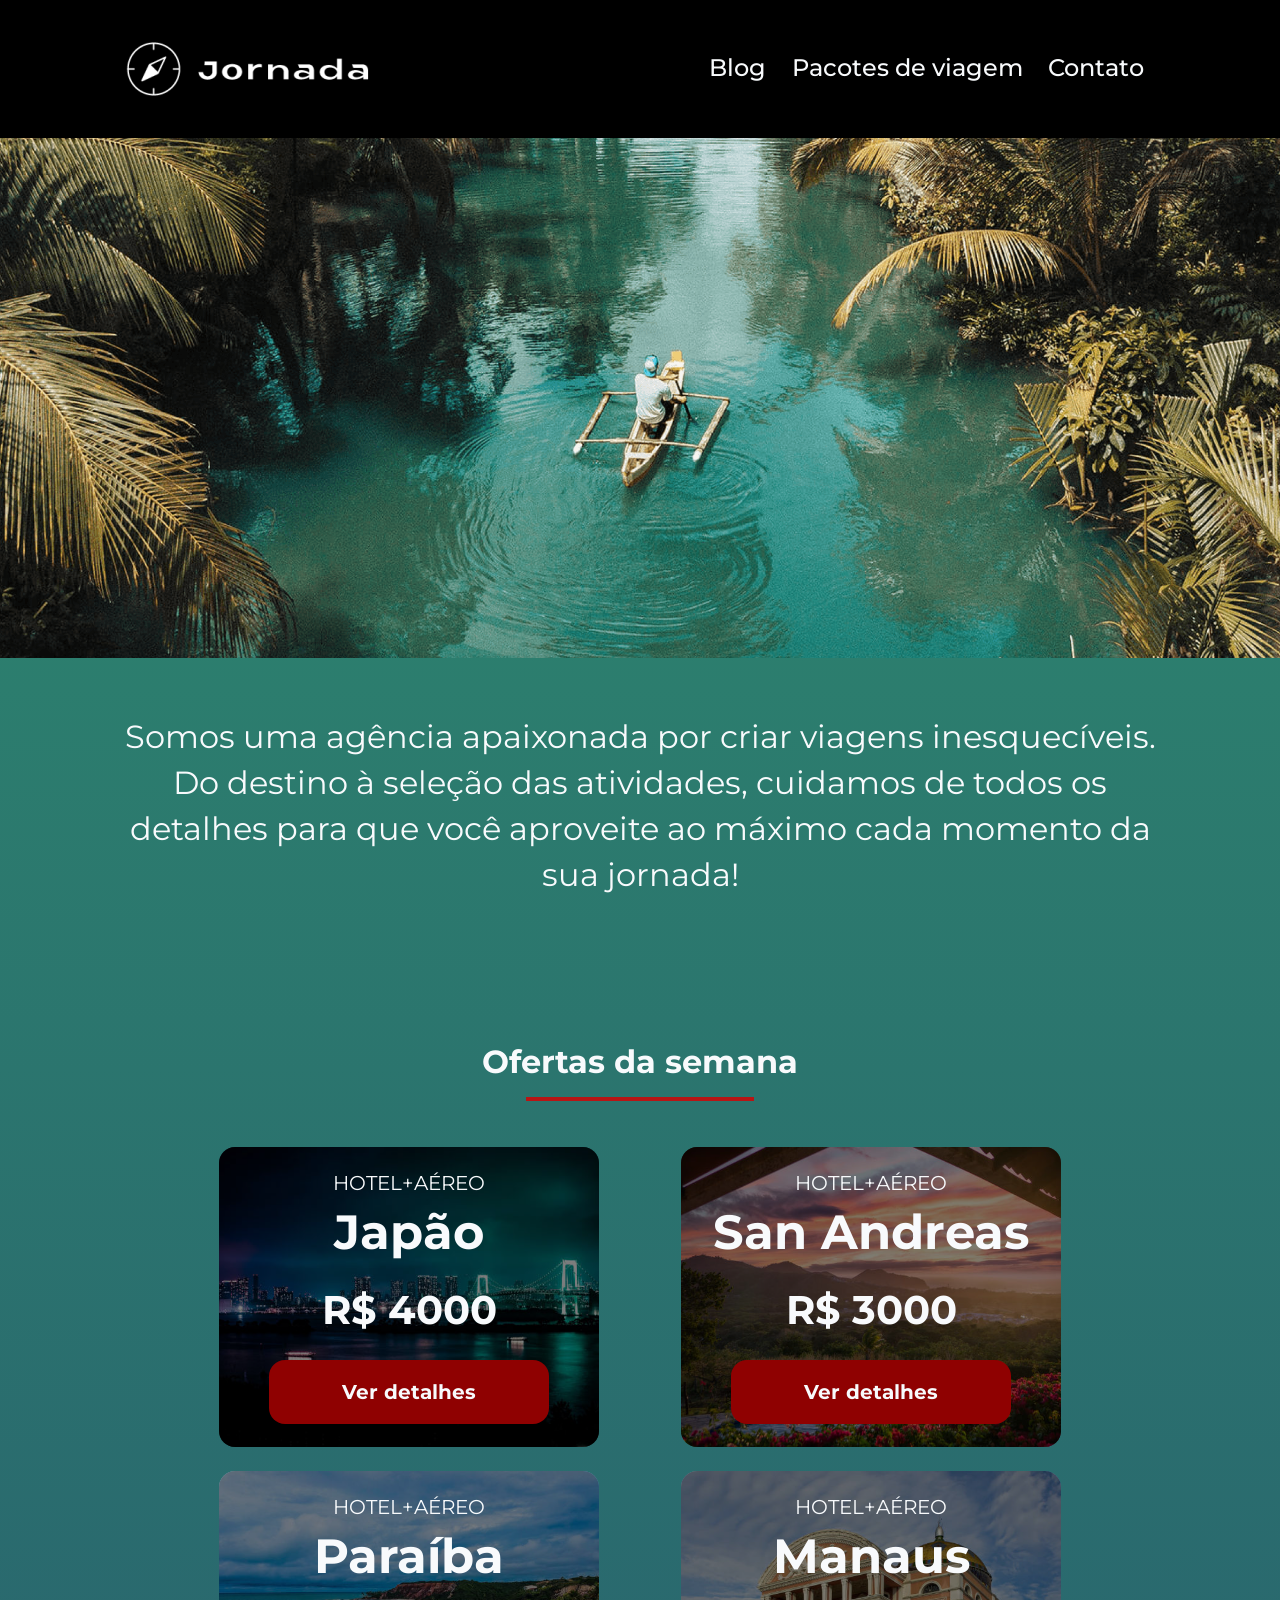
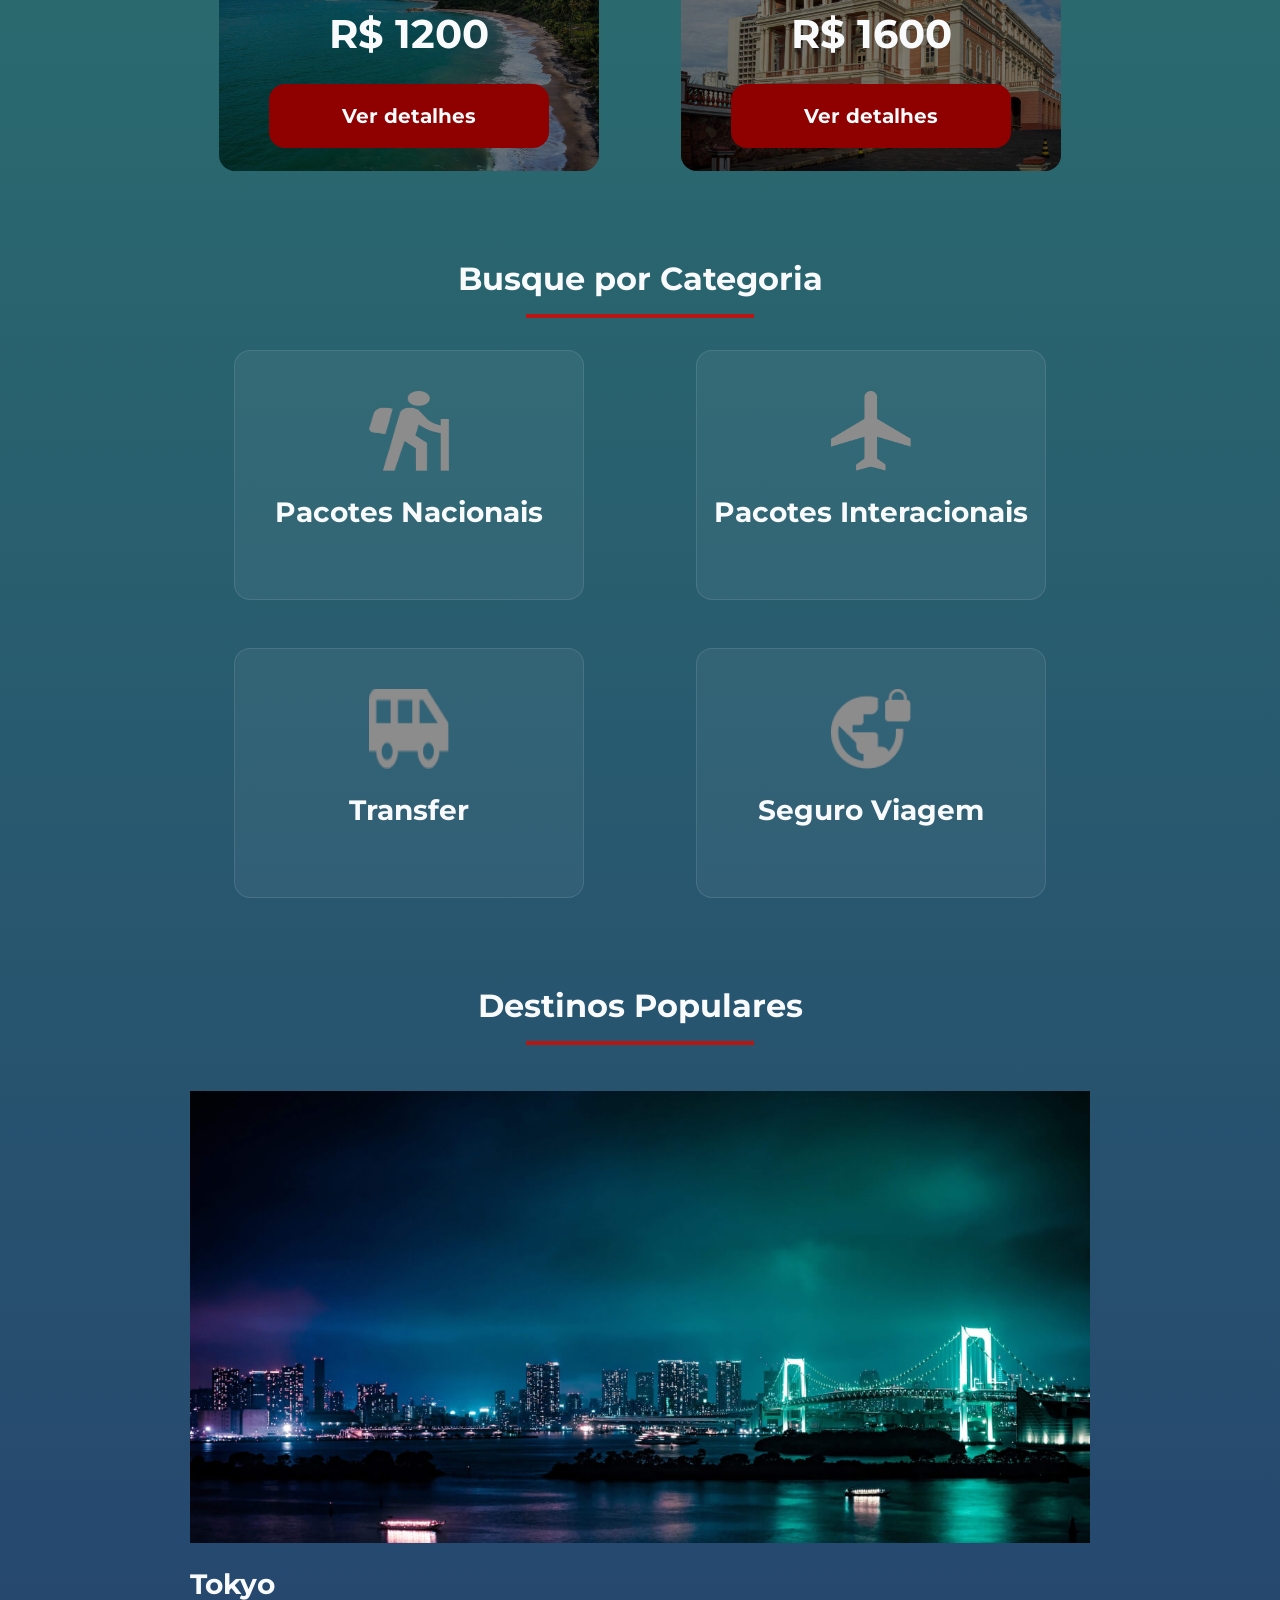
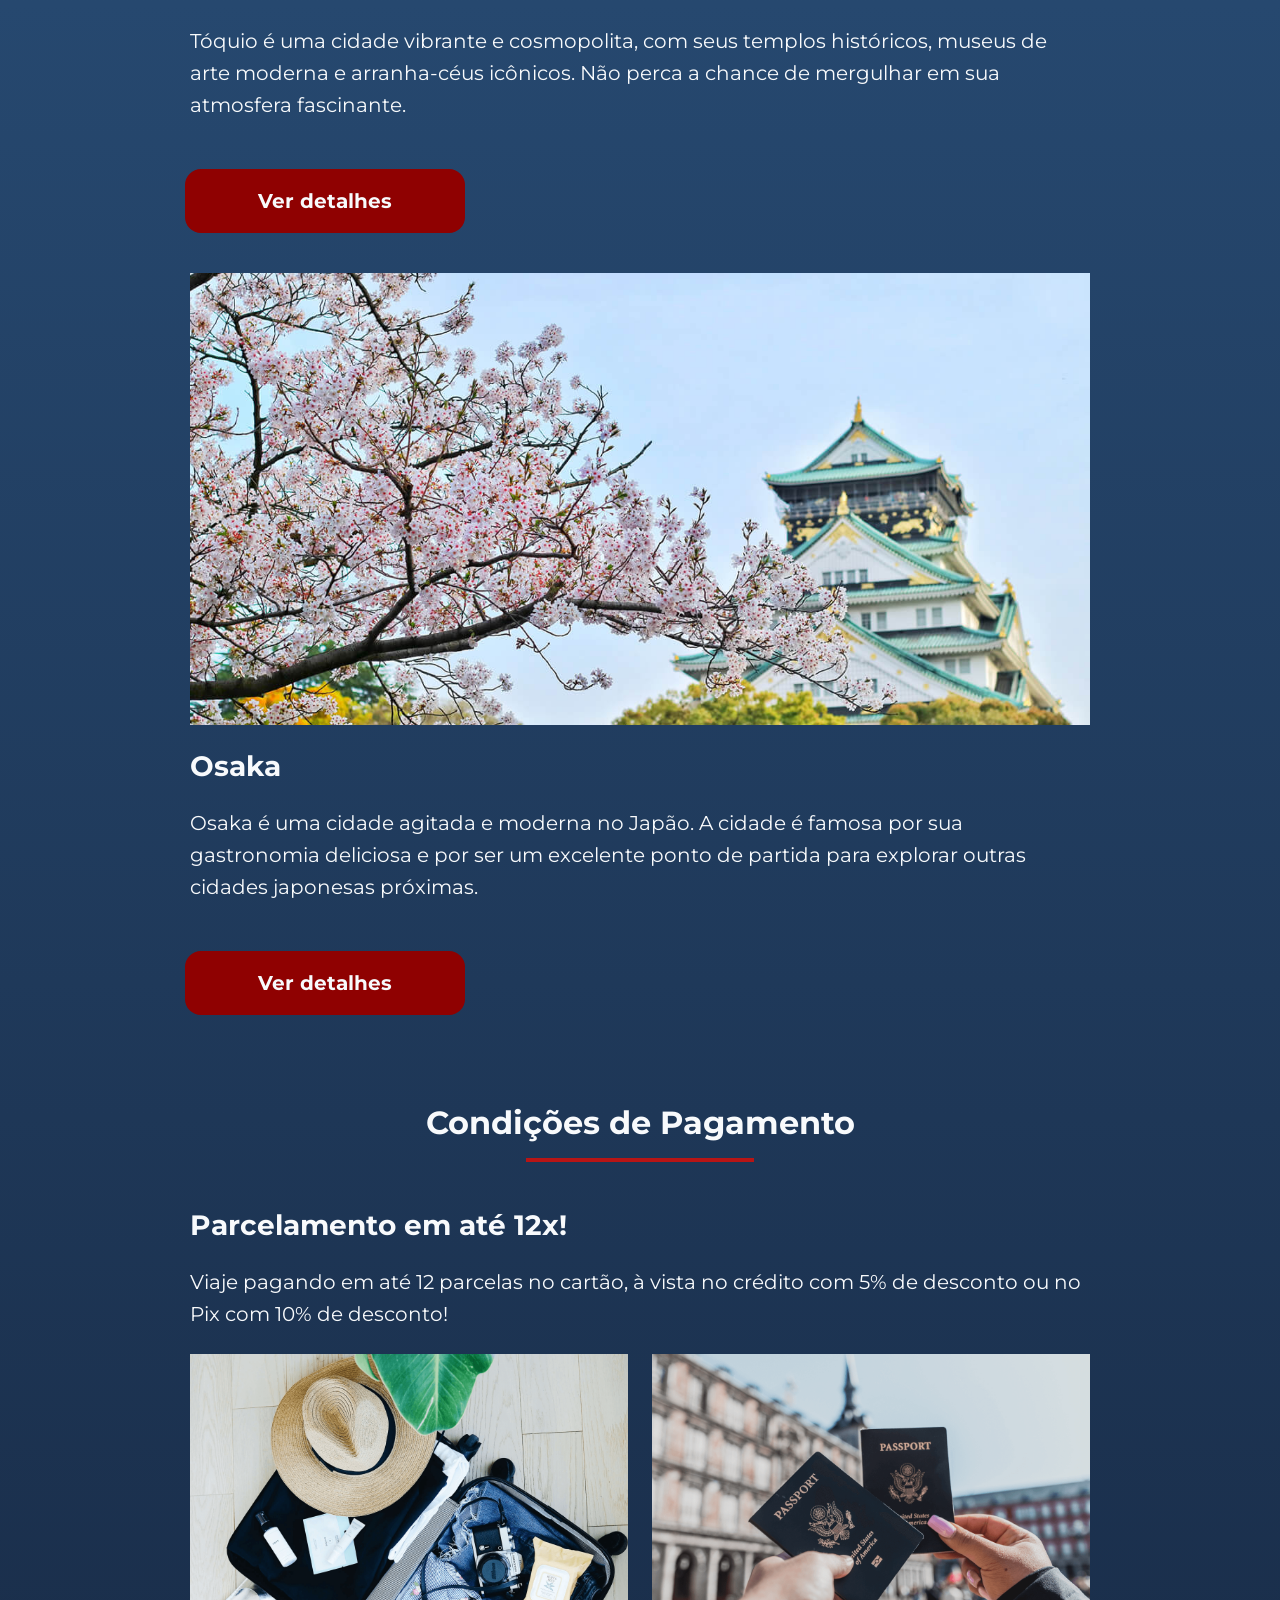
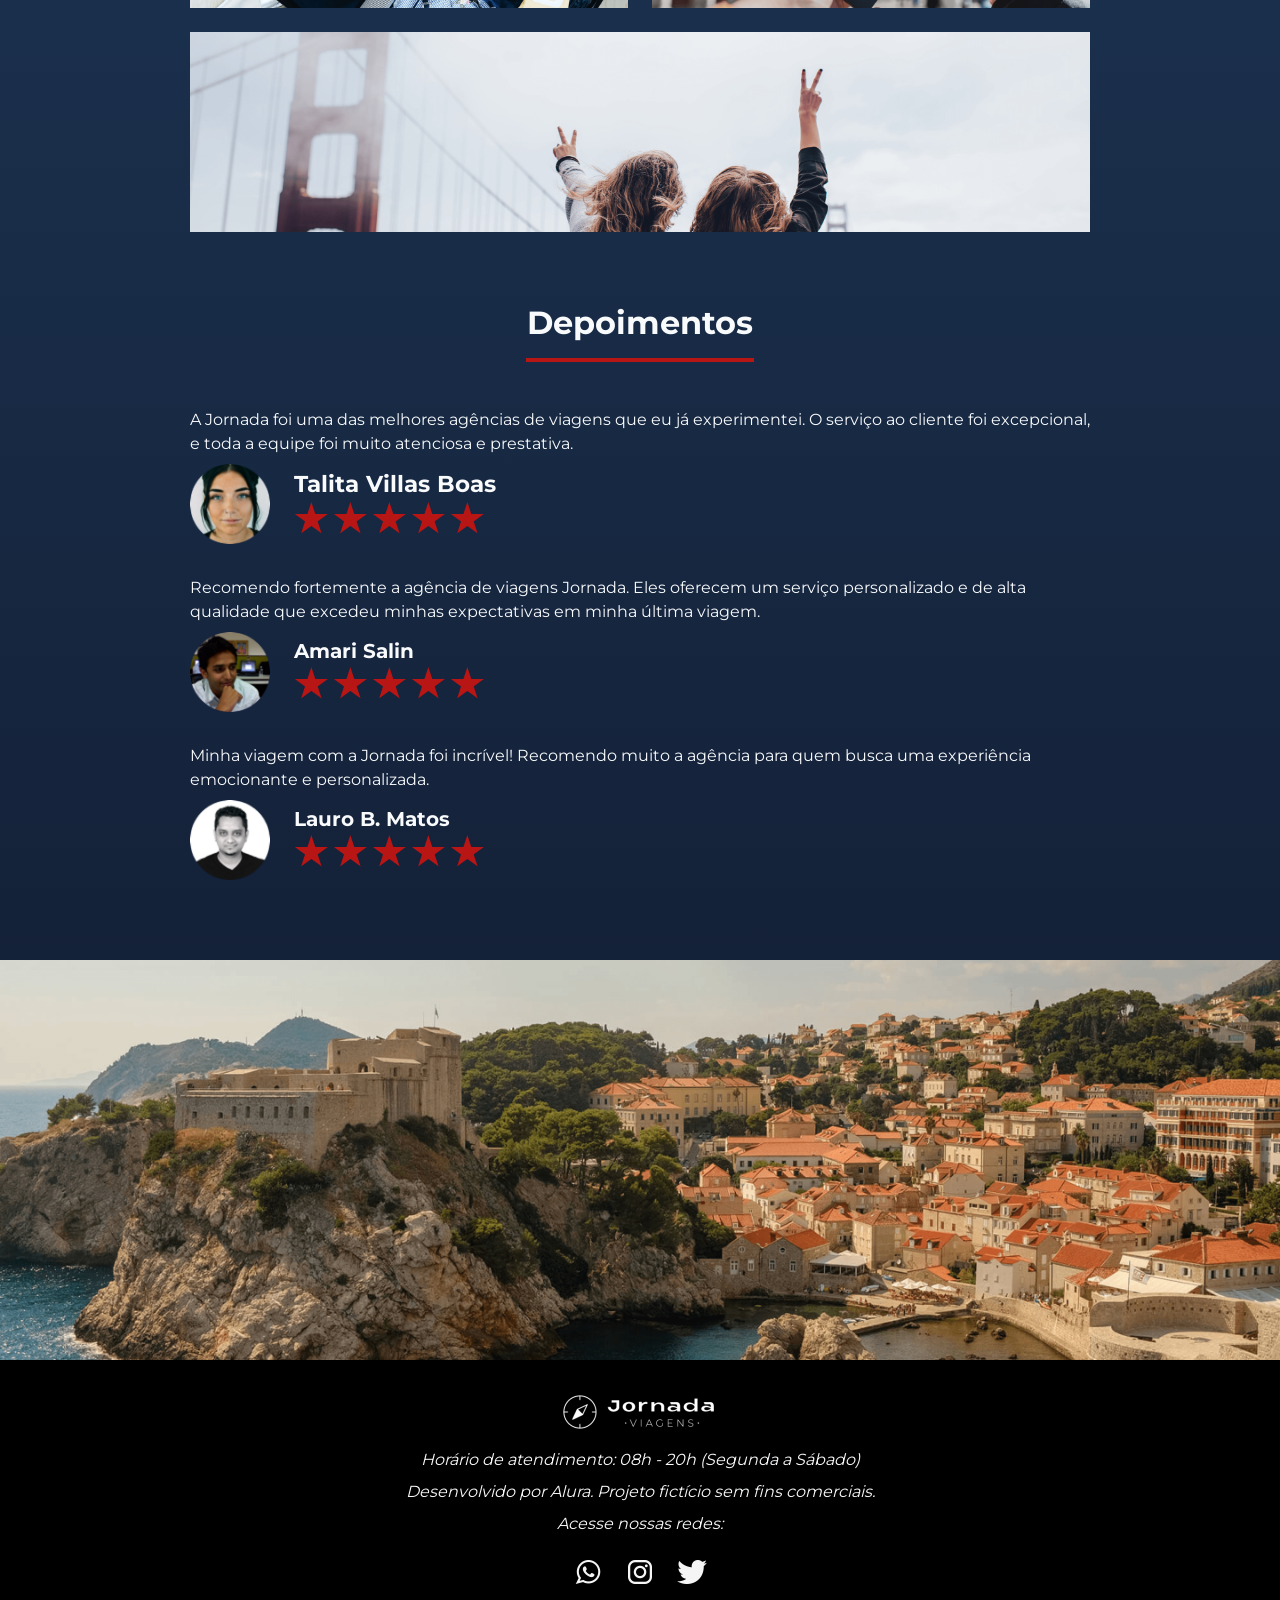
<file: index.html>
<!doctype html>
<html lang="pt-BR">
  <head>
    <meta charset="UTF-8" />
    <meta name="viewport" content="width=device-width, initial-scale=1.0" />
    <meta
      name="description"
      content="Jornada Viagens, uma agência apaixonada por criar viagens inesquecíveis"
    />

    <meta name="og:title" content="Jornada Viagens" />
    <meta
      name="og:description"
      content="Jornada Viagens, uma agência apaixonada por criar viagens inesquecíveis"
    />
    <meta
      name="og:image"
      content="https://guilhermegomesgarcia.github.io/Jornada-Viagens/img/Logo-branco-rodape.png"
    />
    <meta name="og:type" content="website" />
    <meta
      name="og:url"
      content="https://guilhermegomesgarcia.github.io/Jornada-Viagens"
    />

    <link rel="icon" href="fav-icon.svg" type="xml/svg" />
    <link rel="stylesheet" href="./css/style.css" />
    <title>Jornada Viagens</title>
  </head>

  <body>
    <header class="cabecalho">
      <a
        href="index.html"
        title="Ir para a página inicial da Jornada Viagens"
        class="cabecalho__logo"
        aria-label="Ir para a página inicial da Jornada Viagens"
      >
        <img
          src="./img/Logo-mobile-branca.png"
          class="logo__mobile"
          alt="Logo da Jornada Viagens na cor branca"
        />

        <img
          src="./img/logo-desktop-branca.png"
          class="logo__desktop"
          alt="Bússola do logo da Jornada Viagens na cor branca"
        />
      </a>

      <div class="cabecalho__menu-hamburguer">
        <label
          for="cabecalho__menu-hamburguer-checkbox"
          class="cabecalho__menu-hamburguer__label"
        >
          <img src="./img/menu.png" alt="menu hamburguer" />
        </label>
        <input
          type="checkbox"
          id="cabecalho__menu-hamburguer-checkbox"
          hidden
        />
        <nav class="cabecalho__menu-hamburguer__nav">
          <ul class="cabecalho__menu-hamburguer__lista">
            <li>
              <a
                href="blog.html"
                target="_self"
                title="Acessar página do blog"
                aria-label="Ir para a página do blog da jornada viagens"
                >Blog</a
              >
            </li>
            <li>
              <a
                href="pacotes.html"
                target="_self"
                title="Acessar página de pacotes de viagem"
                aria-label="Ir para a página de pacotes de viagem da jornada viagens"
                >Pacotes de viagem</a
              >
            </li>
            <li>
              <a
                href="contato.html"
                target="_self"
                title="Acessar página de contato"
                >Contato</a
              >
            </li>
          </ul>
        </nav>
      </div>
    </header>

    <section class="hero" role="banner">
      <div class="background-img"></div>
      <h2 class="descricao__texto">
        Somos uma agência apaixonada por criar viagens inesquecíveis. Do destino
        à seleção das atividades, cuidamos de todos os detalhes para que você
        aproveite ao máximo cada momento da sua jornada!
      </h2>
    </section>

    <section class="ofertas">
      <div class="secao__titulo">
        <h2>Ofertas da semana</h2>
        <hr />
      </div>

      <div class="ofertas__cards">
        <article class="ofertas__card japao">
          <header class="ofertas__card-cabecalho">
            <p class="ofertas__card-texto">HOTEL+AÉREO</p>
            <h3 class="ofertas__card-titulo">
              Japão<br /><span>R$ 4000</span>
            </h3>
          </header>
          <footer class="ofertas__card-rodape">
            <a href="#" class="botao">Ver detalhes</a>
          </footer>
        </article>

        <article class="ofertas__card san-andreas">
          <header class="ofertas__card-cabecalho">
            <p class="ofertas__card-texto">HOTEL+AÉREO</p>
            <h3 class="ofertas__card-titulo">
              San Andreas<br /><span>R$ 3000</span>
            </h3>
          </header>
          <footer class="ofertas__card-rodape">
            <a href="#" class="botao">Ver detalhes</a>
          </footer>
        </article>

        <article class="ofertas__card paraiba">
          <header class="ofertas__card-cabecalho">
            <p class="ofertas__card-texto">HOTEL+AÉREO</p>
            <h3 class="ofertas__card-titulo">
              Paraíba<br /><span>R$ 1200</span>
            </h3>
          </header>
          <footer class="ofertas__card-rodape">
            <a href="#" class="botao">Ver detalhes</a>
          </footer>
        </article>

        <article class="ofertas__card manaus">
          <header class="ofertas__card-cabecalho">
            <p class="ofertas__card-texto">HOTEL+AÉREO</p>
            <h3 class="ofertas__card-titulo">
              Manaus<br /><span>R$ 1600</span>
            </h3>
          </header>
          <footer class="ofertas__card-rodape">
            <a href="#" class="botao">Ver detalhes</a>
          </footer>
        </article>
      </div>
    </section>

    <section class="categorias">
      <div class="secao__titulo">
        <h2>Busque por Categoria</h2>
        <hr />
      </div>
      <div class="categorias__cards">
        <div class="categorias__card">
          <a
            href="#"
            class="categorias__link"
            title="Acessar página de pacotes nacionais"
            target="_blank"
          >
            <img
              src="./img/icone-pacotes-nacionais.png"
              alt="ícone cinza de uma pessoa fazendo tracking"
              class="categorias__card-imagem"
            />

            <h3 class="descricao__titulo">Pacotes Nacionais</h3>
          </a>
        </div>

        <div class="categorias__card">
          <a
            href="#"
            class="categorias__link"
            title="Acessar página de pacotes internacionais"
            target="_blank"
          >
            <img
              src="./img/icone-pacotes-interacionais.png"
              alt="ícone cinza de um avião"
              class="categorias__card-imagem"
            />
            <h3 class="descricao__titulo">
              Pacotes
              <!-- <br /> -->
              Interacionais
            </h3>
          </a>
        </div>

        <div class="categorias__card">
          <a
            href="#"
            class="categorias__link"
            title="Acessar página de transfer"
            target="_blank"
          >
            <img
              src="./img/icone-transfer.png"
              alt="ícone cinza de um carro"
              class="categorias__card-imagem"
            />
            <h3 class="descricao__titulo">Transfer</h3>
          </a>
        </div>

        <div class="categorias__card">
          <a
            href="#"
            class="categorias__link"
            title="Acessar página de seguro de viagem"
            target="_blank"
          >
            <img
              src="./img/icone-seguro-viagem.png"
              alt="ícone cinza de um seguro de viagem"
              class="categorias__card-imagem"
            />
            <h3 class="descricao__titulo">Seguro Viagem</h3>
          </a>
        </div>
      </div>
    </section>

    <section class="destinos">
      <div class="secao__titulo">
        <h2>Destinos Populares</h2>
        <hr />
      </div>

      <div class="destino__items">
        <article class="destino__item">
          <header class="destino__cabecalho">
            <div class="destino__imagem-tokyo"></div>
            <h3 class="descricao__titulo">Tokyo</h3>
            <p class="descricao__texto">
              Tóquio é uma cidade vibrante e cosmopolita, com seus templos
              históricos, museus de arte moderna e arranha-céus icônicos. Não
              perca a chance de mergulhar em sua atmosfera fascinante.
            </p>
          </header>

          <footer class="destino__rodape">
            <a href="#" class="botao destino__botao">Ver detalhes</a>
          </footer>
        </article>

        <article class="destino__item">
          <header class="destino__cabecalho">
            <div class="destino__imagem-osaka"></div>
            <h3 class="descricao__titulo">Osaka</h3>
            <p class="descricao__texto">
              Osaka é uma cidade agitada e moderna no Japão. A cidade é famosa
              por sua gastronomia deliciosa e por ser um excelente ponto de
              partida para explorar outras cidades japonesas próximas.
            </p>
          </header>

          <footer class="destino__rodape">
            <a href="#" class="botao destino__botao destino__botao-osaka"
              >Ver detalhes</a
            >
          </footer>
        </article>
      </div>
    </section>

    <section class="pagamentos">
      <div class="secao__titulo">
        <h2>Condições de Pagamento</h2>
        <hr />
      </div>
      <div class="pagamentos__conteudo">
        <div class="pagamentos__descricao">
          <h3 class="descricao__titulo">Parcelamento em até 12x!</h3>
          <p class="descricao__texto">
            Viaje pagando em até 12 parcelas no cartão, à vista no crédito com
            5% de desconto ou no Pix com 10% de desconto!
          </p>
        </div>
        <div class="pagamentos__imagens">
          <div class="pagamentos__imagem mala"></div>
          <div class="pagamentos__imagem passaporte"></div>
          <div class="pagamentos__imagem pessoas"></div>
        </div>
      </div>
    </section>

    <section class="depoimentos">
      <div class="secao__titulo">
        <h2>Depoimentos</h2>
        <hr />
      </div>

      <div class="depoimentos__conteudo">
        <article>
          <header class="depoimentos__conteudo-cabecalho">
            <p class="descricao__texto">
              A Jornada foi uma das melhores agências de viagens que eu já
              experimentei. O serviço ao cliente foi excepcional, e toda a
              equipe foi muito atenciosa e prestativa.
            </p>
          </header>
          <footer class="depoimentos__conteudo-rodape">
            <img
              class="depoimentos__conteudo-img"
              src="./img/Ellipse-1.png"
              alt="foto de perfil da cliente Talita Villas Boas"
            />
            <div class="depoimentos__conteudo-perfil">
              <h3>Talita Villas Boas</h3>
              <div class="depoimentos__conteudo-avalicao">
                <span class="estrela">★</span>
                <span class="estrela">★</span>
                <span class="estrela">★</span>
                <span class="estrela">★</span>
                <span class="estrela">★</span>
              </div>
            </div>
          </footer>
        </article>

        <article>
          <header class="depoimentos__conteudo-cabecalho">
            <p class="descricao__texto">
              Recomendo fortemente a agência de viagens Jornada. Eles oferecem
              um serviço personalizado e de alta qualidade que excedeu minhas
              expectativas em minha última viagem.
            </p>
          </header>
          <footer class="depoimentos__conteudo-rodape">
            <img
              class="depoimentos__conteudo-img"
              src="./img/Ellipse-2.png"
              alt="foto de perfil do cliente Amari Salin"
            />
            <div class="depoimentos__conteudo-perfil">
              <h4>Amari Salin</h4>
              <div class="depoimentos__conteudo-avalicao">
                <span class="estrela">★</span>
                <span class="estrela">★</span>
                <span class="estrela">★</span>
                <span class="estrela">★</span>
                <span class="estrela">★</span>
              </div>
            </div>
          </footer>
        </article>

        <article>
          <header class="depoimentos__conteudo-cabecalho">
            <p class="descricao__texto">
              Minha viagem com a Jornada foi incrível! Recomendo muito a agência
              para quem busca uma experiência emocionante e personalizada.
            </p>
          </header>
          <footer class="depoimentos__conteudo-rodape">
            <img
              class="depoimentos__conteudo-img"
              src="./img/Ellipse-3.png"
              alt="foto de perfil do cliente Lauro B. Matos"
            />
            <div class="depoimentos__conteudo-perfil">
              <h4>Lauro B. Matos</h4>
              <div class="depoimentos__conteudo-avalicao">
                <span class="estrela">★</span>
                <span class="estrela">★</span>
                <span class="estrela">★</span>
                <span class="estrela">★</span>
                <span class="estrela">★</span>
              </div>
            </div>
          </footer>
        </article>
      </div>
    </section>

    <section class="hero__rodape" role="banner">
      <div class="background-img"></div>
    </section>

    <footer class="rodape">
      <address class="rodape__conteudo__descricao">
        <img
          class="rodape__conteudo__descricao-logo"
          src="./img/Logo-branco-rodape.png"
          alt="Logo Jornada Viagens"
        />
        <br />
        <small class="descricao__texto"
          >Horário de atendimento: 08h - 20h (Segunda a Sábado)</small
        >
        <br />
        <small class="descricao__texto"
          >Desenvolvido por Alura. Projeto fictício sem fins comerciais.</small
        >
        <br />
      </address>

      <address class="rodape__conteudo__redes">
        <small class="descricao__texto">Acesse nossas redes:</small>
        <br />
        <a
          href="#"
          target="_blank"
          aria-label="Entrar em contato via whatsapp"
          title="Entre em contato via whatsapp"
          ><img
            class="whatsapp"
            src="./img/icone-whatsapp.png"
            alt="Icone do whatsapp na cor branca"
        /></a>
        <a
          href="#"
          target="_blank"
          title="Acesse o Instagram do Jornada Viagens"
          aria-label="Entrar em contato via instagram"
          ><img
            class="instagram"
            src="./img/icone-instagram.png"
            alt="Icone do instagram na cor branca"
        /></a>
        <a
          href="#"
          target="_blank"
          title="Acesse o Twitter do Jornada Viagens"
          aria-label="Entrar em contato via twitter"
          ><img
            class="twitter"
            src="./img/icone-twitter.png"
            alt="Icone do twitter na cor branca"
        /></a>
      </address>
    </footer>

    
  </body>
</html>
</file>
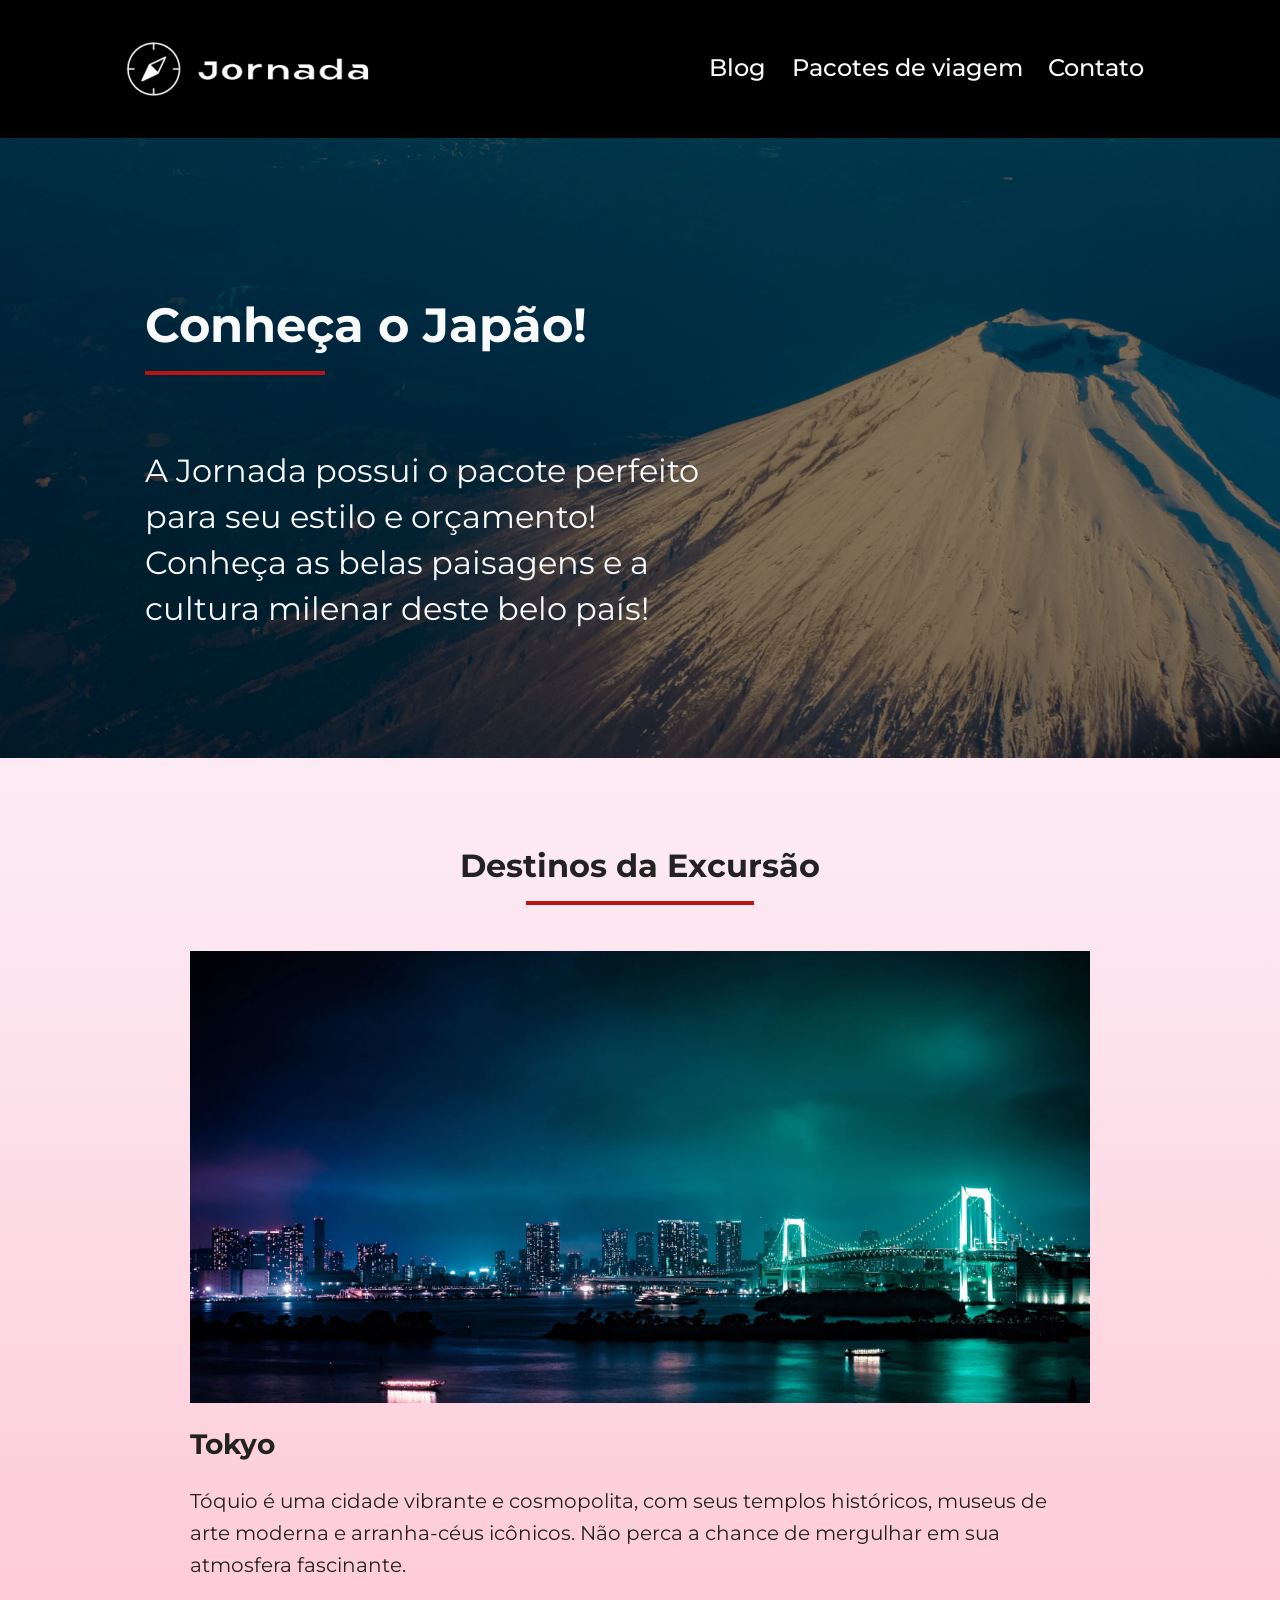
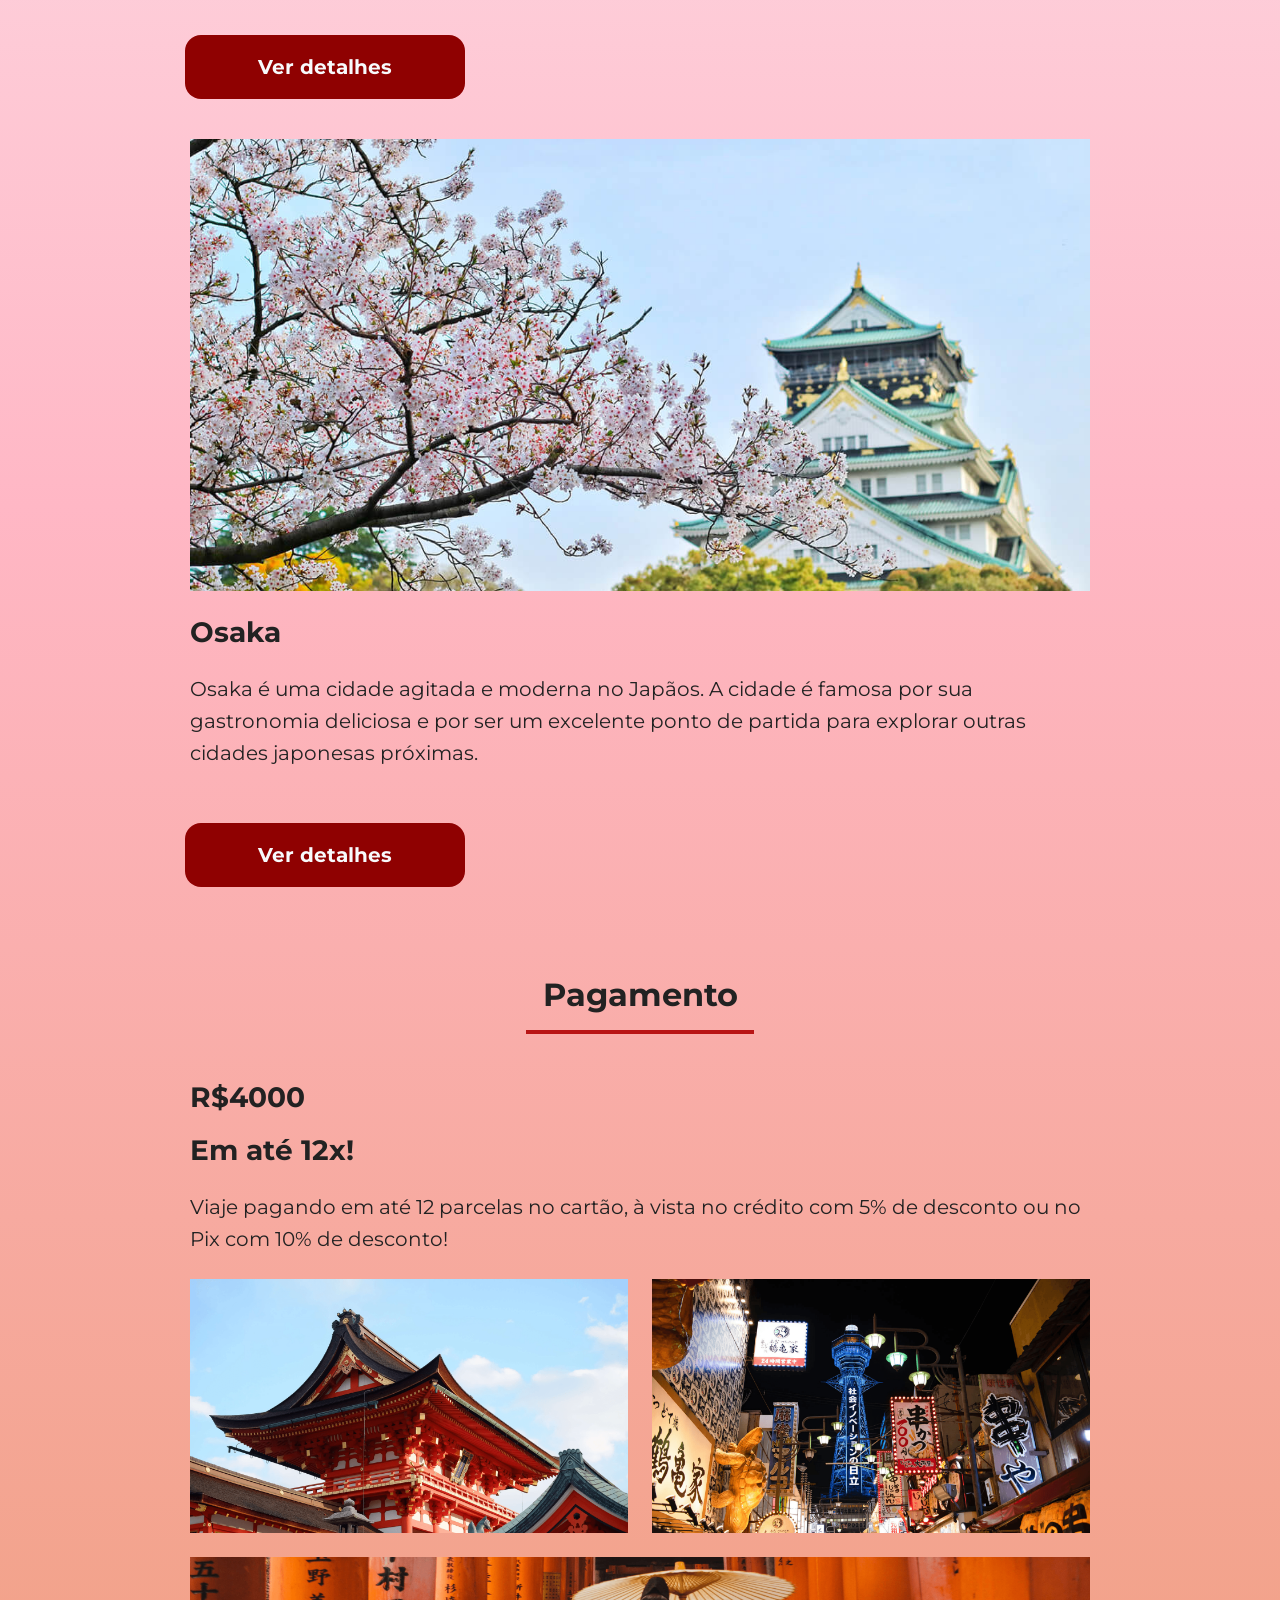
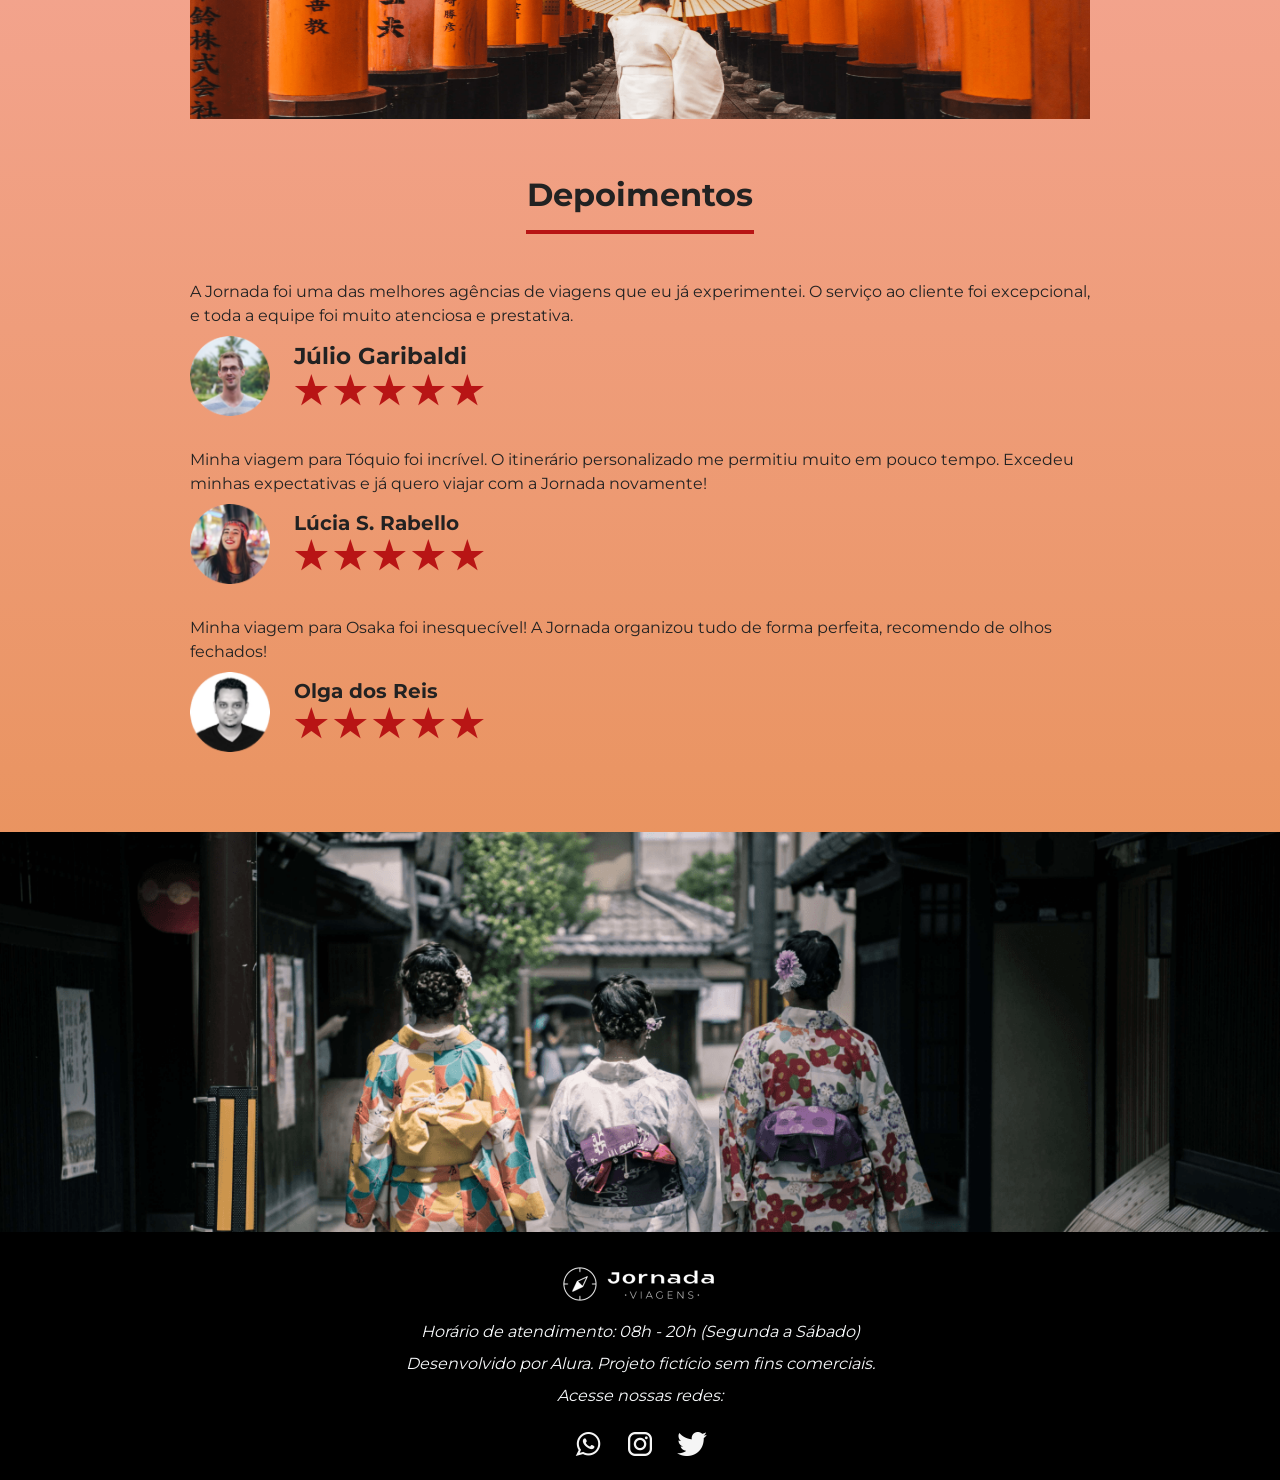
<file: pacotes.html>
<!doctype html>
<html lang="pt-BR">
  <head>
    <meta charset="UTF-8" />
    <meta name="viewport" content="width=device-width, initial-scale=1.0" />
    <meta
      name="description"
      content="Jornada Viagens, uma agência apaixonada por criar viagens inesquecíveis"
    />

    <meta name="og:title" content="Jornada Viagens" />
    <meta
      name="og:description"
      content="Jornada Viagens, uma agência apaixonada por criar viagens inesquecíveis"
    />
    <meta
      name="og:image"
      content="https://guilhermegomesgarcia.github.io/Jornada-Viagens/img/Logo-branco-rodape.png"
    />
    <meta name="og:type" content="website" />
    <meta
      name="og:url"
      content="https://guilhermegomesgarcia.github.io/Jornada-Viagens"
    />

    <link rel="icon" href="fav-icon.svg" type="xml/svg" />
    <link rel="stylesheet" href="./css/style.css" />
    <title>Jornada Viagens</title>
  </head>

  <body class="pacotes">
    <header class="cabecalho">
      <a
        href="index.html"
        title="Voltar para a página inicial"
        class="cabecalho__logo"
      >
        <img
          src="./img/Logo-mobile-branca.png"
          class="logo__mobile"
          alt="Logo da Jornada Viagens na cor branca"
        />

        <img
          src="./img/logo-desktop-branca.png"
          class="logo__desktop"
          alt="Bússola do logo da Jornada Viagens na cor branca"
        />
      </a>

      <div class="cabecalho__menu-hamburguer">
        <label
          for="cabecalho__menu-hamburguer-checkbox"
          class="cabecalho__menu-hamburguer__label"
        >
          <img src="./img/menu.png" alt="menu hamburguer" />
        </label>
        <input
          type="checkbox"
          id="cabecalho__menu-hamburguer-checkbox"
          hidden
        />
        <nav class="cabecalho__menu-hamburguer__nav">
          <ul class="cabecalho__menu-hamburguer__lista">
            <li>
              <a href="blog.html" target="_self" title="Acessar página do blog"
                >Blog</a
              >
            </li>
            <li>
              <a
                href="pacotes.html"
                target="_self"
                title="Acessar página de pacotes de viagem"
                >Pacotes de viagem</a
              >
            </li>
            <li>
              <a
                href="contato.html"
                target="_self"
                title="Acessar página de contato"
                >Contato</a
              >
            </li>
          </ul>
        </nav>
      </div>
    </header>

    <section class="hero pacotes__hero" role="banner">
      <div class="pacotes__hero-descricao">
        <div class="secao__titulo">
          <h2>Conheça o Japão!</h2>
          <hr />
        </div>
        <h3 class="descricao__texto">
          A Jornada possui o pacote perfeito para seu estilo e orçamento!
          Conheça as belas paisagens e a cultura milenar deste belo país!
        </h3>
      </div>
    </section>

    <section class="destinos pacotes__destinos">
      <div class="secao__titulo">
        <h2>Destinos da Excursão</h2>
        <hr />
      </div>

      <div class="destino__items">
        <article class="destino__item">
          <header class="destino__cabecalho">
            <div class="destino__imagem-tokyo"></div>
            <h3 class="descricao__titulo">Tokyo</h3>
            <p class="descricao__texto">
              Tóquio é uma cidade vibrante e cosmopolita, com seus templos
              históricos, museus de arte moderna e arranha-céus icônicos. Não
              perca a chance de mergulhar em sua atmosfera fascinante.
            </p>
          </header>

          <footer class="destino__rodape">
            <a href="#" class="botao pacotes__botao">Ver detalhes</a>
          </footer>
        </article>

        <article class="destino__item">
          <header class="destino__cabecalho">
            <div class="destino__imagem-osaka"></div>
            <h3 class="descricao__titulo">Osaka</h3>
            <p class="descricao__texto">
              Osaka é uma cidade agitada e moderna no Japãos. A cidade é famosa
              por sua gastronomia deliciosa e por ser um excelente ponto de
              partida para explorar outras cidades japonesas próximas.
            </p>
          </header>

          <footer class="destino__rodape">
            <a href="#" class="botao pacotes__botao">Ver detalhes</a>
          </footer>
        </article>
      </div>
    </section>

    <section class="pagamentos pacotes__pagamentos">
      <div class="secao__titulo">
        <h2>Pagamento</h2>
        <hr />
      </div>
      <div class="pagamentos__conteudo">
        <div class="pagamentos__descricao pacotes__pagamentos__descricao">
          <h3 class="descricao__titulo">R$4000</h3>
          <br />
          <h3 class="descricao__titulo">Em até 12x!</h3>
          <p class="descricao__texto">
            Viaje pagando em até 12 parcelas no cartão, à vista no crédito com
            5% de desconto ou no Pix com 10% de desconto!
          </p>
          <a href="#" class="botao">Ver detalhes</a>
        </div>
        <div class="pagamentos__imagens pacotes__pagamentos__imagens">
          <div class="pagamentos__imagem castelo"></div>
          <div class="pagamentos__imagem torre"></div>
          <div class="pagamentos__imagem pessoa"></div>
        </div>
      </div>
    </section>

    <section class="depoimentos">
      <div class="secao__titulo">
        <h2>Depoimentos</h2>
        <hr />
      </div>

      <div class="depoimentos__conteudo">
        <article>
          <header class="depoimentos__conteudo-cabecalho">
            <p class="descricao__texto">
              A Jornada foi uma das melhores agências de viagens que eu já
              experimentei. O serviço ao cliente foi excepcional, e toda a
              equipe foi muito atenciosa e prestativa.
            </p>
          </header>
          <footer class="depoimentos__conteudo-rodape">
            <img
              class="depoimentos__conteudo-img"
              src="./img/Ellipse-4.png"
              alt="foto de perfil do cliente Júlio Garibaldi"
            />
            <div class="depoimentos__conteudo-perfil">
              <h3>Júlio Garibaldi</h3>
              <div class="depoimentos__conteudo-avalicao">
                <span class="estrela">★</span>
                <span class="estrela">★</span>
                <span class="estrela">★</span>
                <span class="estrela">★</span>
                <span class="estrela">★</span>
              </div>
            </div>
          </footer>
        </article>

        <article>
          <header class="depoimentos__conteudo-cabecalho">
            <p class="descricao__texto">
              Minha viagem para Tóquio foi incrível. O itinerário personalizado
              me permitiu muito em pouco tempo. Excedeu minhas expectativas e já
              quero viajar com a Jornada novamente!
            </p>
          </header>
          <footer class="depoimentos__conteudo-rodape">
            <img
              class="depoimentos__conteudo-img"
              src="./img/Ellipse-5.png"
              alt="foto de perfil da cliente Lúcia S. Rabello"
            />
            <div class="depoimentos__conteudo-perfil">
              <h4>Lúcia S. Rabello</h4>
              <div class="depoimentos__conteudo-avalicao">
                <span class="estrela">★</span>
                <span class="estrela">★</span>
                <span class="estrela">★</span>
                <span class="estrela">★</span>
                <span class="estrela">★</span>
              </div>
            </div>
          </footer>
        </article>

        <article>
          <header class="depoimentos__conteudo-cabecalho">
            <p class="descricao__texto">
              Minha viagem para Osaka foi inesquecível! A Jornada organizou tudo
              de forma perfeita, recomendo de olhos fechados!
            </p>
          </header>
          <footer class="depoimentos__conteudo-rodape">
            <img
              class="depoimentos__conteudo-img"
              src="./img/Ellipse-3.png"
              alt="foto de perfil da cliente Olga dos Reis"
            />
            <div
              class="depoimentos__conteudo-perfil pacotes__depoimentos__conteudo-perfil"
            >
              <h4>Olga dos Reis</h4>
              <div class="depoimentos__conteudo-avalicao">
                <span class="estrela">★</span>
                <span class="estrela">★</span>
                <span class="estrela">★</span>
                <span class="estrela">★</span>
                <span class="estrela">★</span>
              </div>
            </div>
          </footer>
        </article>
      </div>
    </section>

    <section class="hero__rodape pacotes__hero__rodape" role="banner">
      <div class="background-img"></div>
    </section>

    <footer class="rodape">
      <address class="rodape__conteudo__descricao">
        <img
          class="rodape__conteudo__descricao-logo"
          src="./img/Logo-branco-rodape.png"
          alt="Logo Jornada Viagens"
        />
        <br />
        <small class="descricao__texto"
          >Horário de atendimento: 08h - 20h (Segunda a Sábado)</small
        >
        <br />
        <small class="descricao__texto"
          >Desenvolvido por Alura. Projeto fictício sem fins comerciais.</small
        >
        <br />
      </address>

      <address class="rodape__conteudo__redes">
        <small class="descricao__texto">Acesse nossas redes:</small>
        <br />
        <a
          href="#"
          target="_blank"
          aria-label="Entrar em contato via whatsapp"
          title="Entre em contato via whatsapp"
          ><img
            class="whatsapp"
            src="./img/icone-whatsapp.png"
            alt="Icone do whatsapp na cor branca"
        /></a>
        <a
          href="#"
          target="_blank"
          title="Acesse o Instagram do Jornada Viagens"
          aria-label="Entrar em contato via instagram"
          ><img
            class="instagram"
            src="./img/icone-instagram.png"
            alt="Icone do instagram na cor branca"
        /></a>
        <a
          href="#"
          target="_blank"
          title="Acesse o Twitter do Jornada Viagens"
          aria-label="Entrar em contato via twitter"
          ><img
            class="twitter"
            src="./img/icone-twitter.png"
            alt="Icone do twitter na cor branca"
        /></a>
      </address>
    </footer>
  </body>
</html>
</file>
<file: css/style.css>
@import url(global.css);
@import url(./index/header.css);
@import url(./index/hero.css);
@import url(./index/offers.css);
@import url(./index/categories.css);
@import url(./index/destinations.css);
@import url(./index/payments.css);
@import url(./index/testimonials.css);
@import url(./index/footer.css);
@import url(./pacotes/pacotes.css);
@import url(./blog/blog.css);
@import url(./contato/contato.css);
</file>
